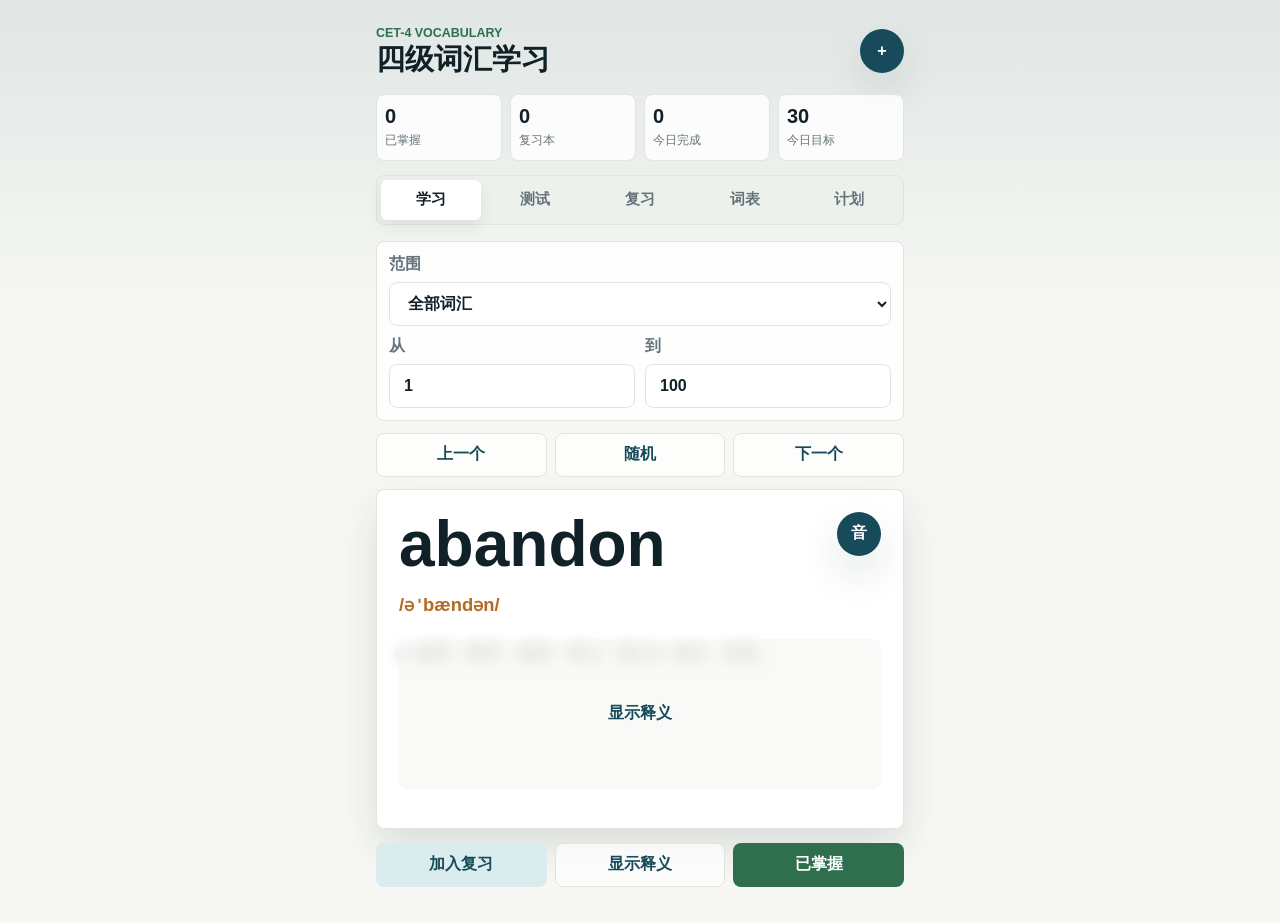
<file: index.html>
<!doctype html>
<html lang="zh-CN">
  <head>
    <meta charset="utf-8" />
    <meta name="viewport" content="width=device-width, initial-scale=1, viewport-fit=cover" />
    <meta name="theme-color" content="#174a5a" />
    <meta name="apple-mobile-web-app-capable" content="yes" />
    <meta name="apple-mobile-web-app-status-bar-style" content="black-translucent" />
    <meta name="apple-mobile-web-app-title" content="四级词汇" />
    <title>四级词汇学习</title>
    <link rel="manifest" href="manifest.webmanifest" />
    <link rel="apple-touch-icon" href="assets/icon-192.png" />
    <link rel="stylesheet" href="styles.css" />
  </head>
  <body>
    <div class="app-shell">
      <header class="topbar">
        <div>
          <p class="eyebrow">CET-4 Vocabulary</p>
          <h1>四级词汇学习</h1>
        </div>
        <button class="icon-button" id="installBtn" type="button" aria-label="安装到桌面" title="安装到桌面">
          <span aria-hidden="true">+</span>
        </button>
      </header>

      <main>
        <section class="stats-grid" aria-label="学习进度">
          <article>
            <span id="learnedCount">0</span>
            <small>已掌握</small>
          </article>
          <article>
            <span id="reviewCount">0</span>
            <small>复习本</small>
          </article>
          <article>
            <span id="todayCount">0</span>
            <small>今日完成</small>
          </article>
          <article>
            <span id="goalCount">0</span>
            <small>今日目标</small>
          </article>
        </section>

        <nav class="tabs" aria-label="模式">
          <button class="tab active" data-view="learn" type="button">学习</button>
          <button class="tab" data-view="quiz" type="button">测试</button>
          <button class="tab" data-view="review" type="button">复习</button>
          <button class="tab" data-view="list" type="button">词表</button>
          <button class="tab" data-view="plan" type="button">计划</button>
        </nav>

        <section class="panel active" id="learnView">
          <div class="range-panel">
            <label>
              范围
              <select id="learnRangeMode">
                <option value="all">全部词汇</option>
                <option value="new">未掌握</option>
                <option value="review">复习本</option>
                <option value="today">今日任务</option>
                <option value="custom">自选序号</option>
              </select>
            </label>
            <div class="number-pair" id="learnCustomRange">
              <label>从 <input id="learnStart" type="number" min="1" value="1" /></label>
              <label>到 <input id="learnEnd" type="number" min="1" value="100" /></label>
            </div>
          </div>

          <div class="deck-controls">
            <button class="ghost" id="prevBtn" type="button">上一个</button>
            <button class="ghost" id="randomBtn" type="button">随机</button>
            <button class="ghost" id="nextBtn" type="button">下一个</button>
          </div>

          <article class="word-card" id="wordCard">
            <div class="word-row">
              <h2 id="wordText">Loading</h2>
              <button class="speak" id="speakBtn" type="button" aria-label="朗读单词" title="朗读">音</button>
            </div>
            <p class="phonetic" id="phoneticText"></p>
            <div class="definition-box hidden" id="definitionBox">
              <p class="definition" id="definitionText"></p>
              <button class="definition-mask" id="toggleDefinitionBtn" type="button">显示释义</button>
            </div>
          </article>

          <div class="action-row three">
            <button class="secondary" id="reviewBtn" type="button">加入复习</button>
            <button class="ghost" id="hideDefinitionBtn" type="button">隐藏释义</button>
            <button class="primary" id="knownBtn" type="button">已掌握</button>
          </div>
        </section>

        <section class="panel" id="quizView">
          <div class="range-panel">
            <label>
              测试范围
              <select id="quizRangeMode">
                <option value="all">全部词汇</option>
                <option value="new">未掌握</option>
                <option value="review">复习本</option>
                <option value="today">今日任务</option>
                <option value="custom">自选序号</option>
              </select>
            </label>
            <div class="number-pair" id="quizCustomRange">
              <label>从 <input id="quizStart" type="number" min="1" value="1" /></label>
              <label>到 <input id="quizEnd" type="number" min="1" value="100" /></label>
            </div>
          </div>
          <div class="quiz-head">
            <span id="quizProgress">0 / 0</span>
            <button class="ghost" id="newQuizBtn" type="button">随机换题</button>
          </div>
          <article class="quiz-card">
            <p class="quiz-prompt">选择这个释义对应的单词</p>
            <h2 id="quizDefinition"></h2>
            <div class="options" id="quizOptions"></div>
            <p class="feedback" id="quizFeedback" aria-live="polite"></p>
          </article>
        </section>

        <section class="panel" id="reviewView">
          <div class="section-head">
            <div>
              <h2>复习本</h2>
              <p id="reviewSummary">0 个单词待复习</p>
            </div>
            <button class="ghost" id="reviewRandomBtn" type="button">随机复习</button>
          </div>
          <article class="word-card compact">
            <div class="word-row">
              <h2 id="reviewWordText">暂无</h2>
              <button class="speak" id="reviewSpeakBtn" type="button" aria-label="朗读复习单词" title="朗读">音</button>
            </div>
            <p class="phonetic" id="reviewPhoneticText"></p>
            <p class="definition" id="reviewDefinitionText"></p>
          </article>
          <div class="action-row three">
            <button class="ghost" id="reviewPrevBtn" type="button">上一个</button>
            <button class="secondary" id="stillReviewBtn" type="button">继续复习</button>
            <button class="primary" id="reviewKnownBtn" type="button">已掌握</button>
          </div>
          <div class="word-list small-list" id="reviewList"></div>
        </section>

        <section class="panel" id="listView">
          <label class="search-box">
            <span>查词</span>
            <input id="searchInput" type="search" placeholder="输入单词或中文释义" />
          </label>
          <div class="list-wrap">
            <div class="word-list" id="wordList"></div>
            <div class="alpha-rail" id="alphaRail" aria-label="首字母索引"></div>
          </div>
        </section>

        <section class="panel" id="planView">
          <section class="plan-card">
            <div class="section-head">
              <div>
                <h2>今日计划</h2>
                <p id="planStatus">设置每天要学的单词数量</p>
              </div>
              <span class="check-badge" id="checkBadge">未打卡</span>
            </div>
            <label class="goal-input">
              每天任务量
              <input id="dailyGoalInput" type="number" min="1" max="500" step="1" />
            </label>
            <div class="progress-bar" aria-label="今日进度">
              <span id="goalProgressBar"></span>
            </div>
            <div class="action-row">
              <button class="secondary" id="startTodayBtn" type="button">开始今日任务</button>
              <button class="primary" id="checkinBtn" type="button">今日打卡</button>
            </div>
          </section>
          <section class="plan-card">
            <h2>今日任务词</h2>
            <div class="word-list small-list" id="todayWordList"></div>
          </section>
          <section class="plan-card">
            <div class="section-head">
              <div>
                <h2>桌面小组件</h2>
                <p>添加到桌面后，一打开就能看今日进度</p>
              </div>
              <a class="ghost link-button compact-link" href="widget.html">打开</a>
            </div>
            <div class="widget-preview">
              <span>今日完成</span>
              <strong id="widgetPreviewText">0 / 30</strong>
              <div class="progress-bar">
                <span id="widgetPreviewBar"></span>
              </div>
            </div>
          </section>
          <section class="plan-card">
            <div class="section-head">
              <div>
                <h2>打卡提醒</h2>
                <p id="reminderStatus">开启后会在设定时间提醒学习</p>
              </div>
              <span class="check-badge" id="reminderBadge">未开启</span>
            </div>
            <label class="toggle-row">
              <input id="reminderToggle" type="checkbox" />
              每天提醒我打卡
            </label>
            <label class="goal-input">
              提醒时间
              <input id="reminderTimeInput" type="time" value="20:00" />
            </label>
            <div class="action-row">
              <button class="secondary" id="enableReminderBtn" type="button">开启提醒</button>
              <button class="ghost" id="testReminderBtn" type="button">试发提醒</button>
            </div>
          </section>
        </section>
      </main>
    </div>

    <script src="app.js" type="module"></script>
  </body>
</html>
</file>
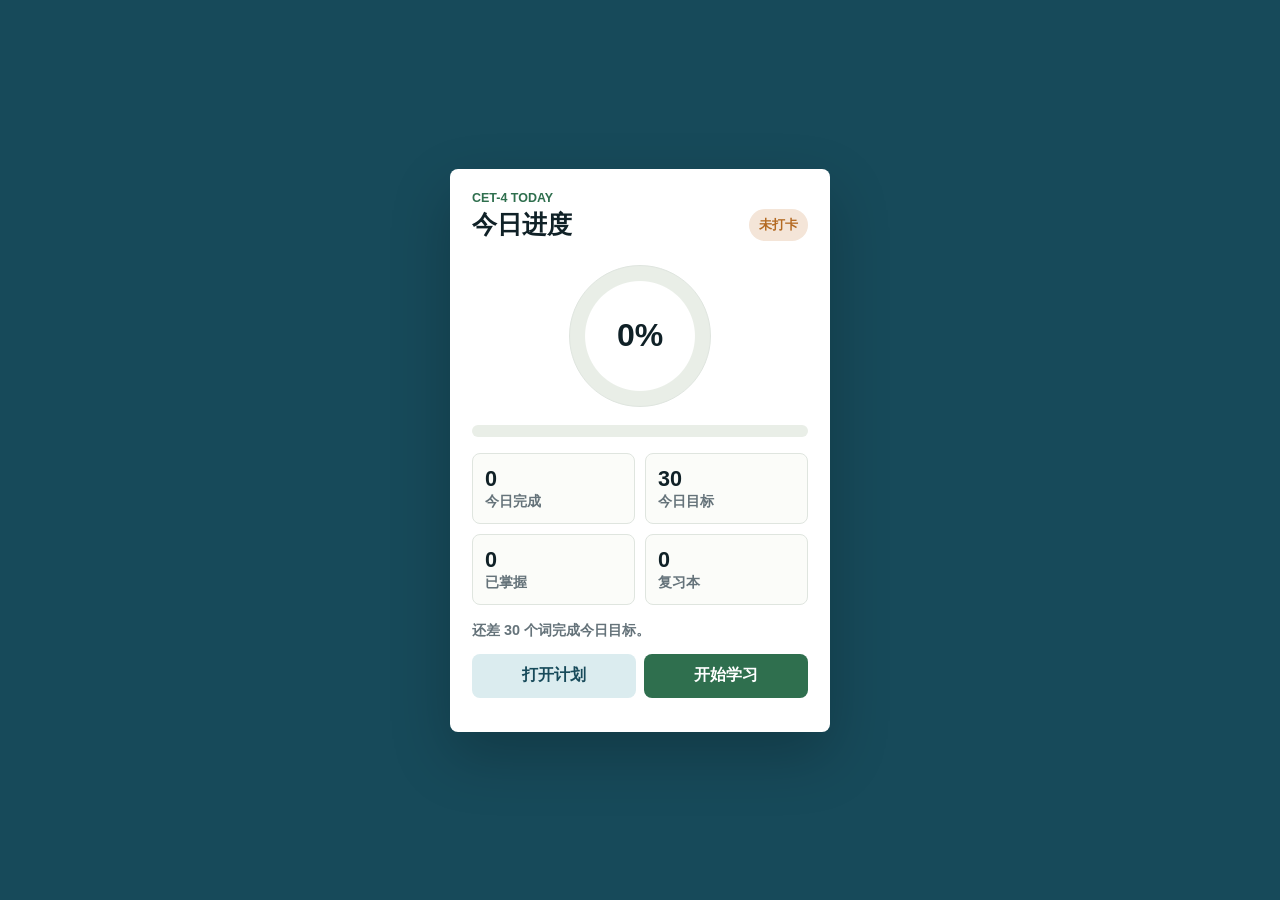
<file: widget.html>
<!doctype html>
<html lang="zh-CN">
  <head>
    <meta charset="utf-8" />
    <meta name="viewport" content="width=device-width, initial-scale=1, viewport-fit=cover" />
    <meta name="theme-color" content="#174a5a" />
    <meta name="apple-mobile-web-app-capable" content="yes" />
    <meta name="apple-mobile-web-app-status-bar-style" content="black-translucent" />
    <meta name="apple-mobile-web-app-title" content="学习进度" />
    <title>四级词汇进度</title>
    <link rel="manifest" href="manifest.webmanifest" />
    <link rel="apple-touch-icon" href="assets/icon-192.png" />
    <link rel="stylesheet" href="styles.css" />
  </head>
  <body class="widget-body">
    <main class="widget-shell">
      <section class="desktop-widget">
        <p class="eyebrow">CET-4 Today</p>
        <div class="widget-title-row">
          <h1>今日进度</h1>
          <span id="widgetCheckBadge">未打卡</span>
        </div>
        <div class="widget-ring" aria-label="今日学习进度">
          <span id="widgetPercent">0%</span>
        </div>
        <div class="progress-bar">
          <span id="widgetProgressBar"></span>
        </div>
        <div class="widget-stats">
          <article>
            <strong id="widgetTodayCount">0</strong>
            <span>今日完成</span>
          </article>
          <article>
            <strong id="widgetGoalCount">30</strong>
            <span>今日目标</span>
          </article>
          <article>
            <strong id="widgetKnownCount">0</strong>
            <span>已掌握</span>
          </article>
          <article>
            <strong id="widgetReviewCount">0</strong>
            <span>复习本</span>
          </article>
        </div>
        <p class="widget-note" id="widgetNote">打开主应用后数据会自动同步。</p>
        <div class="action-row">
          <a class="secondary link-button" href="./?open=plan">打开计划</a>
          <a class="primary link-button" href="./">开始学习</a>
        </div>
      </section>
    </main>
    <script src="widget.js" type="module"></script>
  </body>
</html>
</file>
<file: styles.css>
:root {
  color-scheme: light;
  --ink: #102127;
  --muted: #65737a;
  --paper: #f7f8f4;
  --panel: #ffffff;
  --line: #dfe5df;
  --teal: #174a5a;
  --teal-soft: #dbecef;
  --green: #2f6f4e;
  --amber: #b46a22;
  --red: #b84a3b;
  --shadow: 0 18px 40px rgba(16, 33, 39, 0.12);
}

* {
  box-sizing: border-box;
}

body {
  margin: 0;
  min-height: 100vh;
  background:
    linear-gradient(180deg, rgba(23, 74, 90, 0.10), rgba(247, 248, 244, 0) 320px),
    var(--paper);
  color: var(--ink);
  font-family: -apple-system, BlinkMacSystemFont, "Segoe UI", "PingFang SC", "Microsoft YaHei", sans-serif;
}

button,
input,
select {
  font: inherit;
}

button {
  border: 0;
  cursor: pointer;
}

button:disabled {
  cursor: not-allowed;
  opacity: 0.55;
}

.app-shell {
  width: min(100%, 560px);
  margin: 0 auto;
  padding: max(18px, env(safe-area-inset-top)) 16px max(24px, env(safe-area-inset-bottom));
}

.topbar {
  display: flex;
  align-items: center;
  justify-content: space-between;
  gap: 16px;
  padding: 8px 0 18px;
}

.eyebrow {
  margin: 0 0 4px;
  color: var(--green);
  font-size: 0.78rem;
  font-weight: 800;
  letter-spacing: 0;
  text-transform: uppercase;
}

h1,
h2,
h3,
p {
  margin: 0;
}

h1 {
  font-size: 1.8rem;
  line-height: 1.1;
}

.icon-button,
.speak {
  width: 44px;
  height: 44px;
  flex: 0 0 auto;
  border-radius: 999px;
  background: var(--teal);
  color: white;
  font-weight: 800;
  box-shadow: var(--shadow);
}

.stats-grid {
  display: grid;
  grid-template-columns: repeat(4, 1fr);
  gap: 8px;
  margin-bottom: 14px;
}

.stats-grid article,
.plan-card,
.range-panel {
  min-width: 0;
  border: 1px solid var(--line);
  border-radius: 8px;
  background: rgba(255, 255, 255, 0.82);
}

.stats-grid article {
  padding: 11px 8px;
}

.stats-grid span {
  display: block;
  font-size: 1.25rem;
  font-weight: 850;
  line-height: 1;
}

.stats-grid small {
  display: block;
  margin-top: 6px;
  color: var(--muted);
  font-size: 0.76rem;
  white-space: nowrap;
}

.tabs {
  display: grid;
  grid-template-columns: repeat(5, 1fr);
  gap: 5px;
  border: 1px solid var(--line);
  border-radius: 8px;
  background: #edf1ec;
  padding: 4px;
  margin-bottom: 16px;
}

.tab {
  min-height: 40px;
  border-radius: 6px;
  background: transparent;
  color: var(--muted);
  font-size: 0.92rem;
  font-weight: 750;
}

.tab.active {
  background: var(--panel);
  color: var(--ink);
  box-shadow: 0 6px 16px rgba(16, 33, 39, 0.08);
}

.panel {
  display: none;
}

.panel.active {
  display: block;
}

.range-panel {
  display: grid;
  gap: 10px;
  padding: 12px;
  margin-bottom: 12px;
}

.range-panel label,
.goal-input,
.search-box {
  display: grid;
  gap: 7px;
  color: var(--muted);
  font-weight: 750;
}

.number-pair {
  display: grid;
  grid-template-columns: 1fr 1fr;
  gap: 10px;
}

select,
input,
.ghost,
.secondary,
.primary {
  min-height: 44px;
  border-radius: 8px;
  padding: 0 14px;
  font-weight: 750;
}

select,
input {
  width: 100%;
  border: 1px solid var(--line);
  background: var(--panel);
  color: var(--ink);
  outline: none;
}

.deck-controls,
.quiz-head,
.action-row {
  display: grid;
  grid-template-columns: 1fr 1fr 1fr;
  gap: 8px;
  align-items: center;
  margin-bottom: 12px;
}

.quiz-head {
  grid-template-columns: 1fr auto;
}

.action-row {
  grid-template-columns: 1fr 1fr;
  margin-top: 14px;
}

.action-row.three {
  grid-template-columns: repeat(3, 1fr);
}

.ghost {
  border: 1px solid var(--line);
  background: rgba(255, 255, 255, 0.72);
  color: var(--teal);
}

.secondary {
  background: var(--teal-soft);
  color: var(--teal);
}

.primary {
  background: var(--green);
  color: white;
}

.link-button {
  display: grid;
  place-items: center;
  min-height: 44px;
  border-radius: 8px;
  padding: 0 14px;
  font-weight: 800;
  text-decoration: none;
}

.compact-link {
  width: 72px;
}

.word-card,
.quiz-card,
.plan-card {
  border-radius: 8px;
  border: 1px solid var(--line);
  background: var(--panel);
  padding: 22px;
  box-shadow: var(--shadow);
}

.word-card {
  min-height: 340px;
}

.word-card.compact {
  min-height: 250px;
}

.word-row {
  display: flex;
  align-items: flex-start;
  justify-content: space-between;
  gap: 14px;
}

.word-row h2 {
  overflow-wrap: anywhere;
  font-size: clamp(2rem, 12vw, 4rem);
  line-height: 1;
}

.phonetic {
  margin-top: 16px;
  color: var(--amber);
  font-size: 1.15rem;
  font-weight: 700;
}

.definition-box {
  position: relative;
  margin-top: 22px;
  min-height: 150px;
}

.definition {
  color: #26363b;
  font-size: 1.08rem;
  line-height: 1.7;
  white-space: pre-wrap;
}

.definition-mask {
  display: none;
}

.definition-box.hidden .definition {
  filter: blur(7px);
  user-select: none;
}

.definition-box.hidden .definition-mask {
  position: absolute;
  inset: 0;
  display: grid;
  place-items: center;
  border-radius: 8px;
  background: rgba(247, 248, 244, 0.72);
  color: var(--teal);
  font-weight: 850;
}

.quiz-head span {
  color: var(--muted);
  font-weight: 800;
}

.quiz-prompt {
  color: var(--muted);
  font-weight: 750;
}

.quiz-card h2 {
  margin: 14px 0 20px;
  font-size: 1.12rem;
  line-height: 1.55;
}

.options {
  display: grid;
  gap: 10px;
}

.option {
  min-height: 48px;
  border-radius: 8px;
  border: 1px solid var(--line);
  background: #fbfcf9;
  color: var(--ink);
  text-align: left;
  padding: 12px 14px;
  font-weight: 800;
}

.option.correct {
  border-color: var(--green);
  background: #e2f1e8;
}

.option.wrong {
  border-color: var(--red);
  background: #f8e6e2;
}

.feedback {
  min-height: 24px;
  margin-top: 14px;
  color: var(--muted);
  font-weight: 700;
}

.section-head {
  display: flex;
  align-items: center;
  justify-content: space-between;
  gap: 12px;
  margin-bottom: 12px;
}

.section-head h2 {
  font-size: 1.22rem;
}

.section-head p {
  margin-top: 4px;
  color: var(--muted);
}

.search-box input {
  min-height: 48px;
}

.list-wrap {
  position: relative;
}

.word-list {
  display: grid;
  gap: 10px;
  margin-top: 14px;
  padding: 0 28px 18px 0;
}

.small-list {
  padding-right: 0;
}

.list-item {
  border: 1px solid var(--line);
  border-radius: 8px;
  background: rgba(255, 255, 255, 0.84);
  padding: 14px;
}

.list-item strong {
  display: block;
  font-size: 1.1rem;
}

.list-item span {
  display: block;
  margin-top: 4px;
  color: var(--amber);
  font-weight: 700;
}

.list-item p {
  margin-top: 8px;
  color: #334247;
  line-height: 1.55;
}

.letter-heading {
  position: sticky;
  top: 0;
  z-index: 1;
  border-radius: 8px;
  background: var(--teal);
  color: white;
  padding: 7px 12px;
  font-size: 0.95rem;
}

.alpha-rail {
  position: fixed;
  right: max(4px, env(safe-area-inset-right));
  top: 170px;
  z-index: 5;
  display: grid;
  gap: 1px;
  padding: 5px 3px;
  border-radius: 999px;
  background: rgba(255, 255, 255, 0.86);
  border: 1px solid var(--line);
}

.alpha-rail button {
  width: 24px;
  height: 18px;
  border-radius: 999px;
  background: transparent;
  color: var(--teal);
  font-size: 0.68rem;
  font-weight: 850;
}

.plan-card + .plan-card {
  margin-top: 14px;
}

.goal-input input {
  max-width: 160px;
}

.toggle-row {
  display: flex;
  align-items: center;
  gap: 10px;
  color: var(--ink);
  font-weight: 800;
}

.toggle-row input {
  width: 22px;
  height: 22px;
  min-height: 22px;
  accent-color: var(--green);
}

.progress-bar {
  height: 12px;
  margin: 16px 0 6px;
  border-radius: 999px;
  background: #e9eee7;
  overflow: hidden;
}

.progress-bar span {
  display: block;
  width: 0;
  height: 100%;
  border-radius: inherit;
  background: var(--green);
  transition: width 0.2s ease;
}

.check-badge {
  flex: 0 0 auto;
  border-radius: 999px;
  background: #f4e5d8;
  color: var(--amber);
  padding: 7px 10px;
  font-size: 0.82rem;
  font-weight: 850;
}

.check-badge.done {
  background: #e2f1e8;
  color: var(--green);
}

.widget-preview {
  border: 1px solid var(--line);
  border-radius: 8px;
  background: #fbfcf9;
  padding: 14px;
}

.widget-preview span {
  display: block;
  color: var(--muted);
  font-weight: 800;
}

.widget-preview strong {
  display: block;
  margin-top: 6px;
  font-size: 1.9rem;
  line-height: 1;
}

.widget-body {
  background: var(--teal);
}

.widget-shell {
  min-height: 100vh;
  display: grid;
  place-items: center;
  padding: max(18px, env(safe-area-inset-top)) 16px max(18px, env(safe-area-inset-bottom));
}

.desktop-widget {
  width: min(100%, 380px);
  border-radius: 8px;
  background: var(--panel);
  padding: 22px;
  box-shadow: 0 24px 60px rgba(0, 0, 0, 0.22);
}

.widget-title-row {
  display: flex;
  align-items: center;
  justify-content: space-between;
  gap: 12px;
}

.widget-title-row h1 {
  font-size: 1.55rem;
}

.widget-title-row span {
  border-radius: 999px;
  background: #f4e5d8;
  color: var(--amber);
  padding: 7px 10px;
  font-size: 0.82rem;
  font-weight: 850;
}

.widget-title-row span.done {
  background: #e2f1e8;
  color: var(--green);
}

.widget-ring {
  width: 142px;
  height: 142px;
  display: grid;
  place-items: center;
  margin: 24px auto 18px;
  border-radius: 50%;
  background:
    radial-gradient(circle at center, var(--panel) 0 55%, transparent 56%),
    conic-gradient(var(--green) 0 0, #e9eee7 0 100%);
  border: 1px solid var(--line);
}

.widget-ring span {
  font-size: 2rem;
  font-weight: 900;
}

.widget-stats {
  display: grid;
  grid-template-columns: 1fr 1fr;
  gap: 10px;
  margin-top: 16px;
}

.widget-stats article {
  border: 1px solid var(--line);
  border-radius: 8px;
  padding: 12px;
  background: #fbfcf9;
}

.widget-stats strong {
  display: block;
  font-size: 1.35rem;
}

.widget-stats span,
.widget-note {
  color: var(--muted);
  font-size: 0.9rem;
  font-weight: 750;
}

.widget-note {
  margin: 16px 0 0;
}

@media (max-width: 390px) {
  .app-shell {
    padding-left: 12px;
    padding-right: 12px;
  }

  .stats-grid {
    gap: 6px;
  }

  .stats-grid small,
  .tab {
    font-size: 0.72rem;
  }

  .word-card,
  .quiz-card,
  .plan-card {
    padding: 18px;
  }

  .action-row.three {
    grid-template-columns: 1fr;
  }
}
</file>
